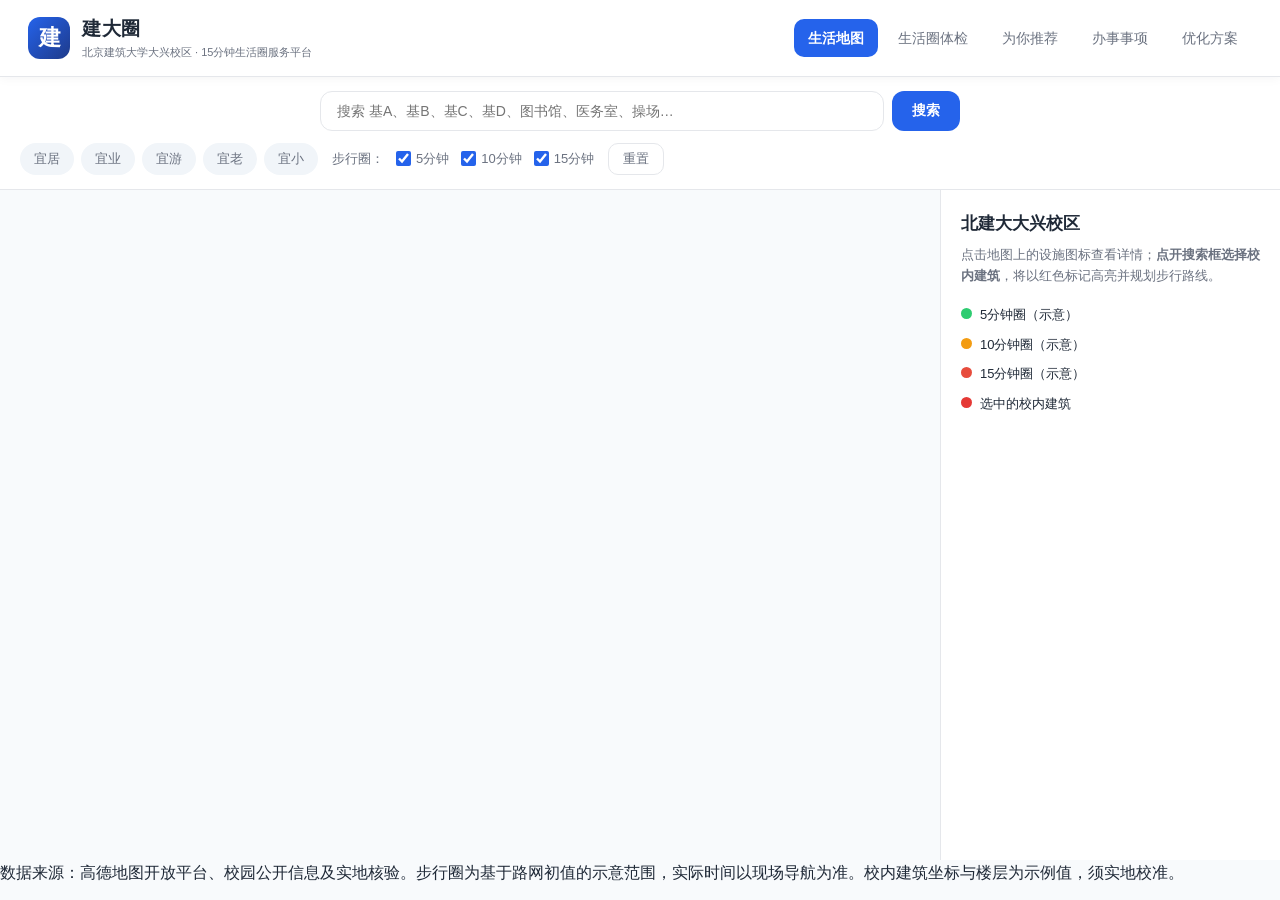
<file: index.html>
<!DOCTYPE html>
<html lang="zh-CN">
<head>
  <meta charset="UTF-8">
  <meta name="viewport" content="width=device-width, initial-scale=1.0">
  <title>建大圈｜北建大大兴校区15分钟生活圈服务平台</title>
  <meta name="description" content="北京建筑大学大兴校区15分钟校园生活圈服务平台，提供生活地图、生活圈体检、个性化推荐、办事导办和优化方案。">
  <link rel="stylesheet" href="assets/css/style.css">
  <!--
    ⚠ 注意：<head> 内不要放业务脚本。
    原版本在此加载了 config/map/main，会导致：
      1. DOM 尚未解析，getElementById("map") 为 null
      2. config.js 被加载两次，CONFIG 被覆盖
    所有脚本统一放在 </body> 前，且顺序严格如下。
  -->
</head>
<body>
  <header class="app-header">
    <div class="brand">
      <div class="logo">建</div>
      <div class="brand-text">
        <h1>建大圈</h1>
        <p>北京建筑大学大兴校区 · 15分钟生活圈服务平台</p>
      </div>
    </div>
    <nav class="main-nav">
      <a href="index.html" class="active">生活地图</a>
      <a href="circle.html">生活圈体检</a>
      <a href="recommend.html">为你推荐</a>
      <a href="services.html">办事事项</a>
      <a href="optimize.html">优化方案</a>
    </nav>
    <button class="menu-toggle" id="menuToggle" aria-label="菜单">☰</button>
  </header>

  <main class="home-main">
    <section class="toolbar">
      <!--
        ★ 搜索框：必须整段使用，不得只改 placeholder。
        5 个 id 是 campus-search.js 的 DOM 挂钩：
          searchDropdown / categoryView / subCategoryView / buildingView / keywordResults
        改名或删除任一，会导致"点搜索框无反应"（且不报错）。
      -->
      <div class="search-box">
        <input id="searchInput" type="search"
               placeholder="搜索 基A、基B、基C、基D、图书馆、医务室、操场…"
               autocomplete="off" spellcheck="false">
        <button id="searchBtn">搜索</button>

        <div id="searchDropdown" class="search-dropdown hidden">
          <div id="categoryView" class="dropdown-view active"></div>
          <div id="subCategoryView" class="dropdown-view"></div>
          <div id="buildingView" class="dropdown-view"></div>
          <div id="keywordResults" class="dropdown-view"></div>
        </div>
      </div>

      <div class="filter-row">
        <div class="category-filter" id="categoryFilter"></div>
        <div class="circle-control">
          <span class="control-label">步行圈：</span>
          <label><input type="checkbox" data-minutes="5" checked>5分钟</label>
          <label><input type="checkbox" data-minutes="10" checked>10分钟</label>
          <label><input type="checkbox" data-minutes="15" checked>15分钟</label>
        </div>
        <button id="resetBtn" class="ghost-btn">重置</button>
      </div>
    </section>

    <section class="map-area">
      <div id="map"></div>
      <aside class="detail-panel" id="detailPanel">
        <div class="empty-tip">
          <h2>北建大大兴校区</h2>
          <p>点击地图上的设施图标查看详情；<b>点开搜索框选择校内建筑</b>，将以红色标记高亮并规划步行路线。</p>
          <ul class="legend">
            <li><span class="dot" style="background:#2ecc71"></span>5分钟圈（示意）</li>
            <li><span class="dot" style="background:#f39c12"></span>10分钟圈（示意）</li>
            <li><span class="dot" style="background:#e74c3c"></span>15分钟圈（示意）</li>
            <li><span class="dot" style="background:#e53935;border-radius:50%"></span>选中的校内建筑</li>
          </ul>
        </div>
      </aside>
    </section>
  </main>

  <footer class="app-footer">
    <p>数据来源：高德地图开放平台、校园公开信息及实地核验。步行圈为基于路网初值的示意范围，实际时间以现场导航为准。校内建筑坐标与楼层为示例值，须实地校准。</p>
  </footer>

  <!--
    ★ 脚本加载顺序（不可调换）：
      1. config.js      定义 CONFIG、CATEGORIES，配置高德 Key
      2. loader.js      高德 JSAPI 加载器（必须走 AMapLoader，直引 maps?v= 会报 SECURITY_KEY_REQUIRED）
      3. map.js         初始化地图，对外暴露 initMap / drawWalkingCircles / highlightBuilding / planWalkRoute / focusOn
      4. campus-search.js  三级级联搜索、红色高亮、步行导航（依赖 window.map 与 window.AMap，须在 map.js 之后）
      5. poi.js         周边 POI 数据，导出 window.POI_DATA
      6. main.js        筛选状态、事件绑定、启动顺序控制
  -->
  <script src="assets/js/config.js"></script>
  <script src="https://webapi.amap.com/loader.js"></script>
  <script src="assets/js/map.js"></script>
  <script src="assets/js/campus-search.js"></script>
  <script src="assets/js/poi.js"></script>
  <script src="assets/js/main.js"></script>
</body>
</html>
</file>
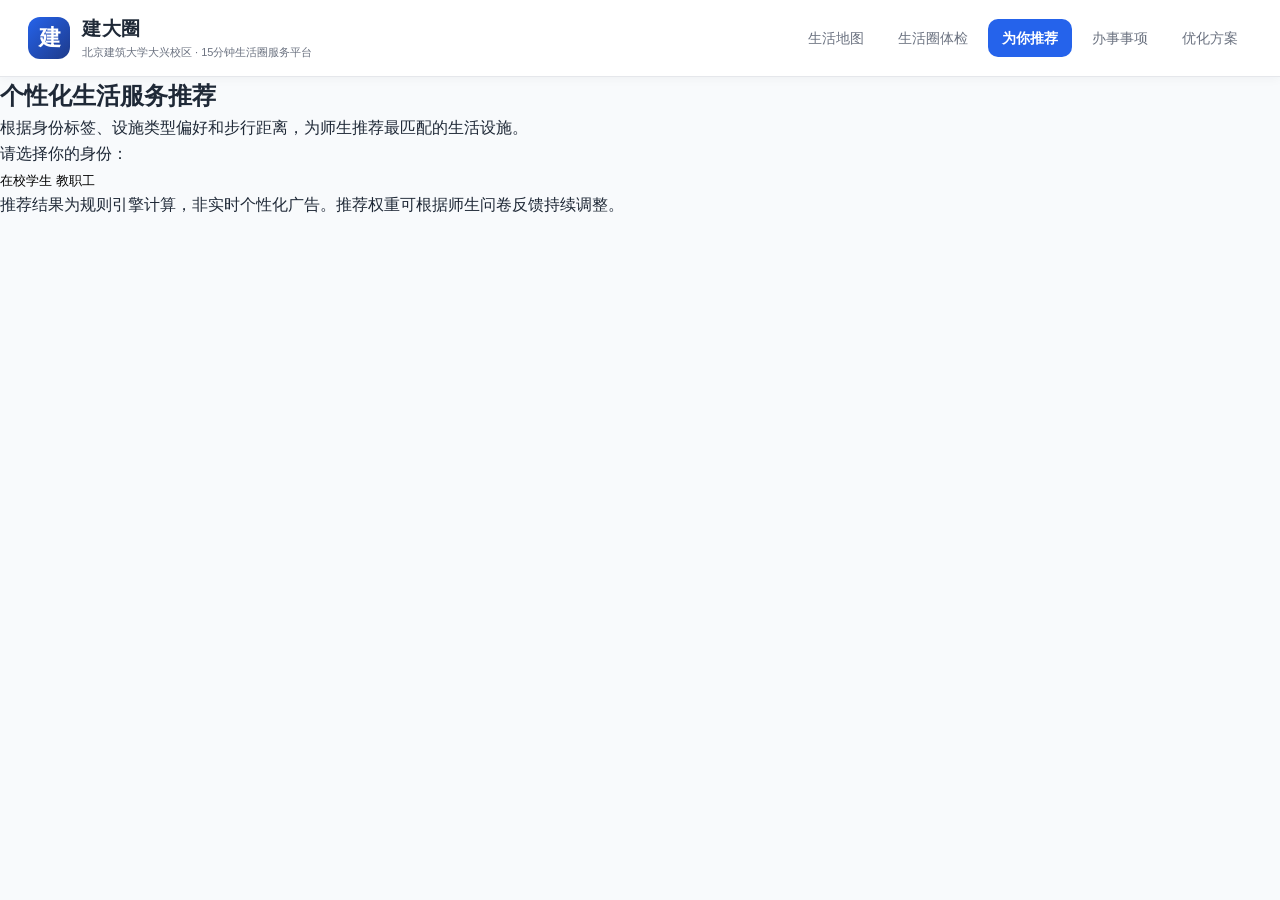
<file: recommend.html>
<!DOCTYPE html>
<html lang="zh-CN">
<head>
  <meta charset="UTF-8">
  <meta name="viewport" content="width=device-width, initial-scale=1.0">
  <title>为你推荐｜建大圈</title>
  <link rel="stylesheet" href="assets/css/style.css">
</head>
<body>
  <header class="app-header">
    <div class="brand">
      <div class="logo">建</div>
      <div class="brand-text">
        <h1>建大圈</h1>
        <p>北京建筑大学大兴校区 · 15分钟生活圈服务平台</p>
      </div>
    </div>
    <nav class="main-nav">
      <a href="index.html">生活地图</a>
      <a href="circle.html">生活圈体检</a>
      <a href="recommend.html" class="active">为你推荐</a>
      <a href="services.html">办事事项</a>
      <a href="optimize.html">优化方案</a>
    </nav>
    <button class="menu-toggle" id="menuToggle" aria-label="菜单">☰</button>
  </header>

  <main class="page-main">
    <section class="page-intro">
      <h2>个性化生活服务推荐</h2>
      <p>根据身份标签、设施类型偏好和步行距离，为师生推荐最匹配的生活设施。</p>
    </section>

    <section class="role-bar" id="roleBar">
      <p>请选择你的身份：</p>
      <button class="role-btn active" data-role="student">在校学生</button>
      <button class="role-btn" data-role="staff">教职工</button>
    </section>

    <section class="recommend-layout">
      <div class="rec-list" id="recList"></div>
      <div class="rec-map">
        <div id="recMap"></div>
      </div>
    </section>
  </main>

  <footer class="app-footer">
    <p>推荐结果为规则引擎计算，非实时个性化广告。推荐权重可根据师生问卷反馈持续调整。</p>
  </footer>

  <script src="assets/js/config.js"></script>
  <script src="assets/js/poi.js"></script>
  <script src="assets/js/recommend.js"></script>
  <script src="assets/js/recommend-page.js"></script>
</body>
</html>
</file>
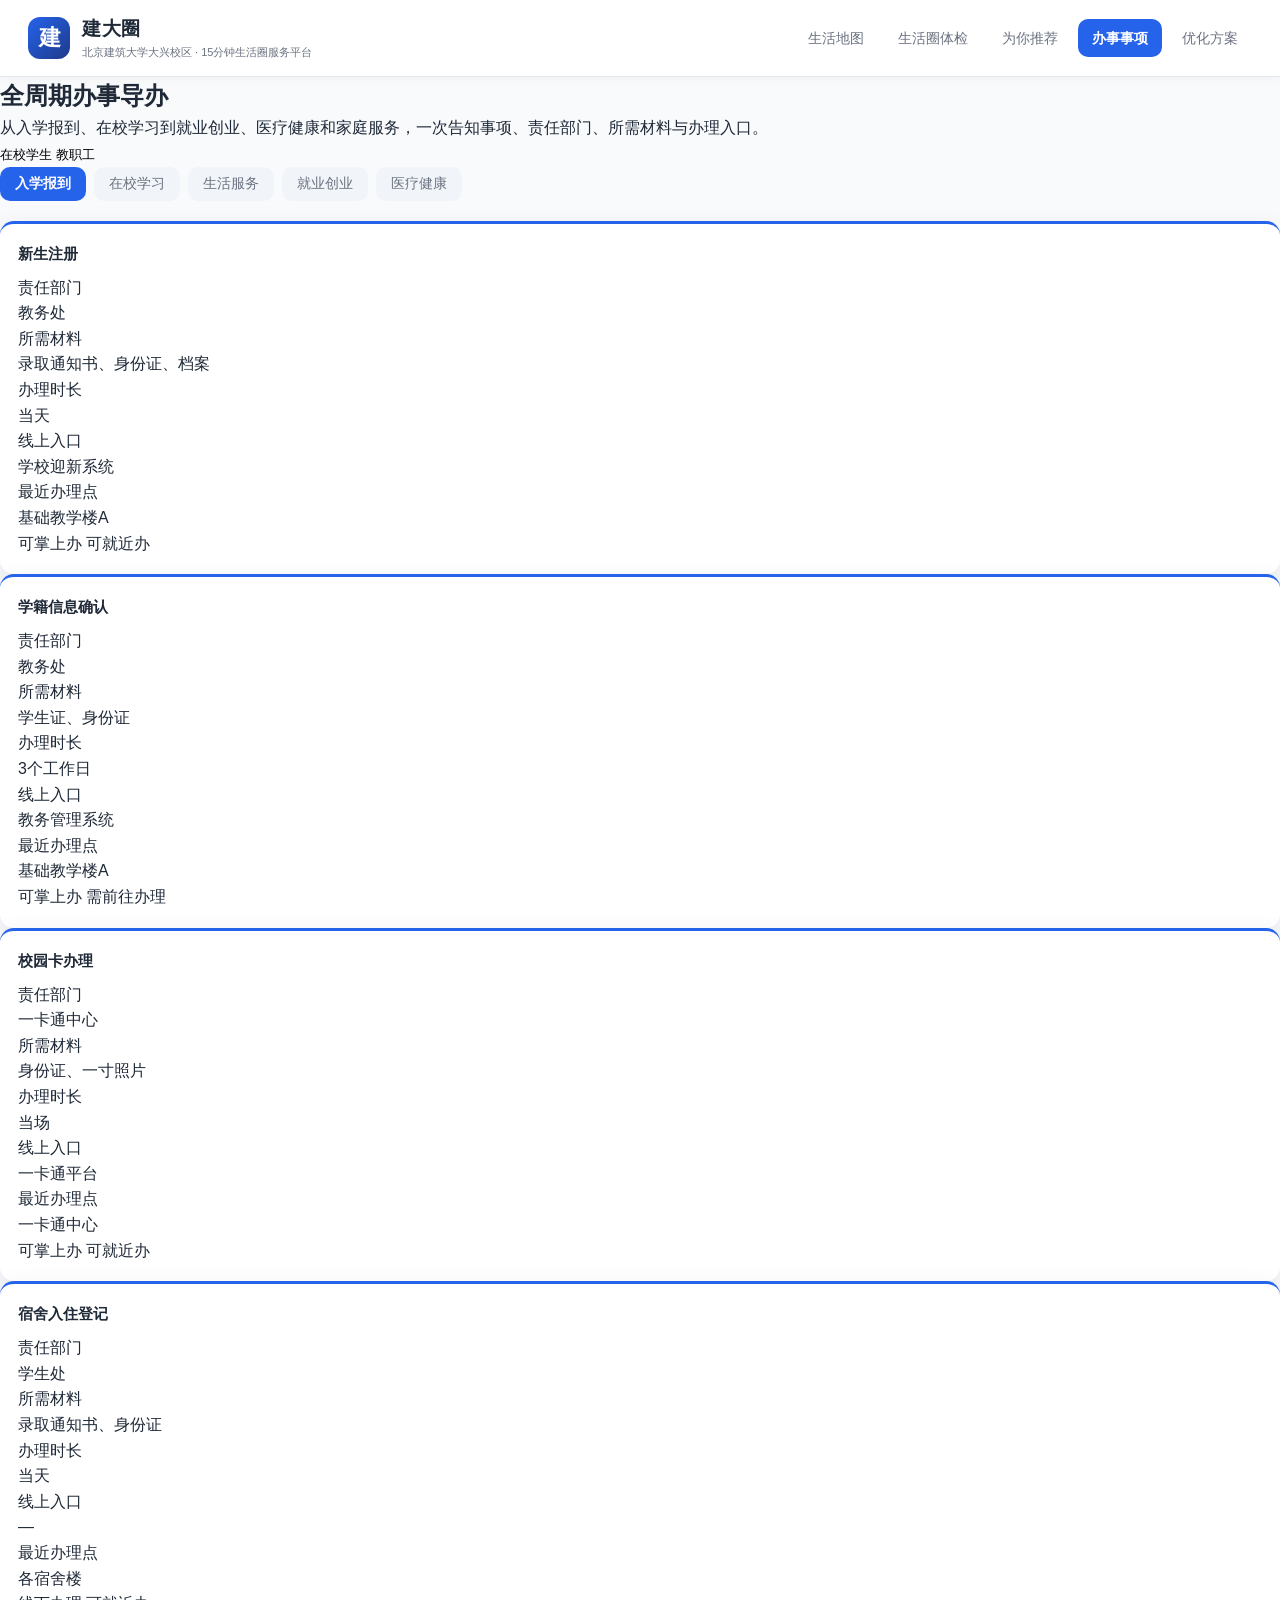
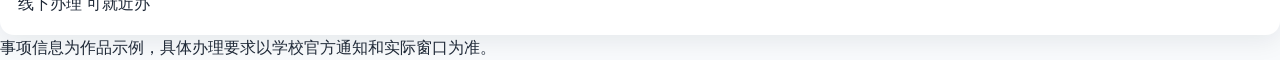
<file: services.html>
<!DOCTYPE html>
<html lang="zh-CN">
<head>
  <meta charset="UTF-8">
  <meta name="viewport" content="width=device-width, initial-scale=1.0">
  <title>办事事项｜建大圈</title>
  <link rel="stylesheet" href="assets/css/style.css">
</head>
<body>
  <header class="app-header">
    <div class="brand">
      <div class="logo">建</div>
      <div class="brand-text">
        <h1>建大圈</h1>
        <p>北京建筑大学大兴校区 · 15分钟生活圈服务平台</p>
      </div>
    </div>
    <nav class="main-nav">
      <a href="index.html">生活地图</a>
      <a href="circle.html">生活圈体检</a>
      <a href="recommend.html">为你推荐</a>
      <a href="services.html" class="active">办事事项</a>
      <a href="optimize.html">优化方案</a>
    </nav>
    <button class="menu-toggle" id="menuToggle" aria-label="菜单">☰</button>
  </header>

  <main class="page-main">
    <section class="page-intro">
      <h2>全周期办事导办</h2>
      <p>从入学报到、在校学习到就业创业、医疗健康和家庭服务，一次告知事项、责任部门、所需材料与办理入口。</p>
    </section>

    <section class="role-bar">
      <button class="role-btn active" data-role="student">在校学生</button>
      <button class="role-btn" data-role="staff">教职工</button>
    </section>

    <section class="service-tabs" id="serviceTabs"></section>
    <section class="service-list" id="serviceList"></section>
  </main>

  <footer class="app-footer">
    <p>事项信息为作品示例，具体办理要求以学校官方通知和实际窗口为准。</p>
  </footer>

  <script src="assets/js/config.js"></script>
  <script src="assets/js/services-data.js"></script>
  <script src="assets/js/services.js"></script>
</body>
</html>
</file>
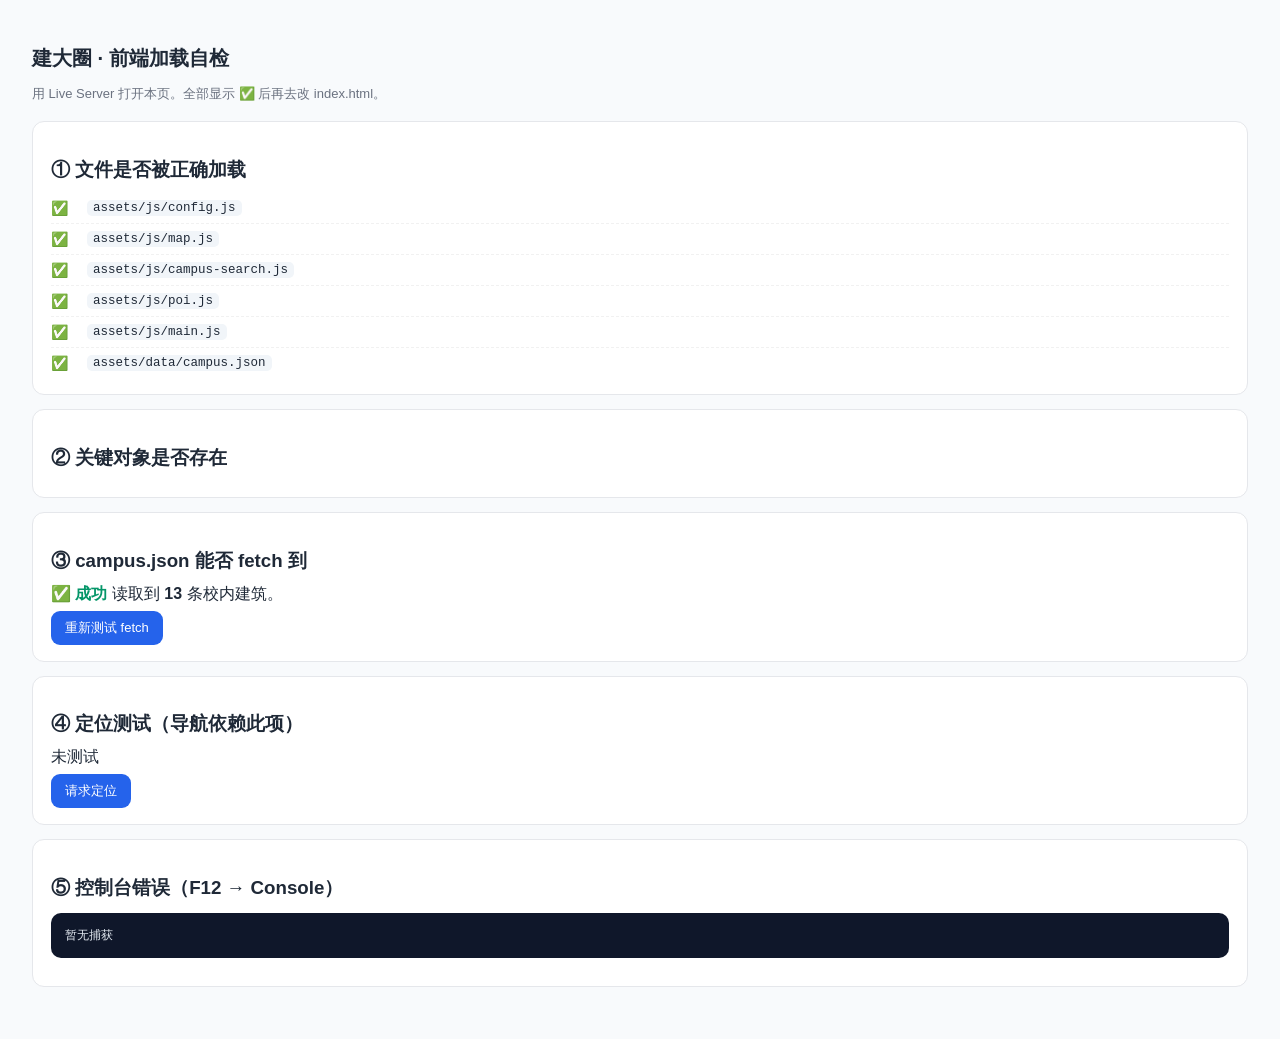
<file: test.html>
<!DOCTYPE html>
<html lang="zh-CN">
<head>
<meta charset="UTF-8">
<meta name="viewport" content="width=device-width,initial-scale=1">
<title>建大圈 · 前端自检页</title>
<style>
  body{font-family:-apple-system,"PingFang SC","Microsoft YaHei",sans-serif;padding:24px;background:#f8fafc;color:#1f2937}
  h1{font-size:20px;margin-bottom:6px}
  .tip{font-size:13px;color:#6b7280;margin-bottom:18px}
  .card{background:#fff;border:1px solid #e5e7eb;border-radius:12px;padding:16px 18px;margin-bottom:14px}
  .row{display:flex;align-items:center;gap:10px;padding:7px 0;font-size:14px;border-bottom:1px dashed #f1f1f1}
  .row:last-child{border-bottom:0}
  .ok{color:#059669;font-weight:700}
  .bad{color:#dc2626;font-weight:700}
  .warn{color:#d97706;font-weight:700}
  code{background:#f1f5f9;padding:1px 6px;border-radius:5px;font-size:12.5px}
  button{margin:6px 4px 0 0;padding:8px 14px;border-radius:9px;background:#2563eb;color:#fff;font-size:13px;border:0}
  button.ghost{background:#f1f5f9;color:#374151}
  pre{background:#0f172a;color:#e2e8f0;padding:14px;border-radius:10px;overflow:auto;font-size:12px;max-height:300px}
</style>
</head>
<body>
<h1>建大圈 · 前端加载自检</h1>
<p class="tip">用 Live Server 打开本页。全部显示 ✅ 后再去改 index.html。</p>

<div class="card">
  <h3 style="margin-bottom:10px">① 文件是否被正确加载</h3>
  <div id="fileCheck"></div>
</div>

<div class="card">
  <h3 style="margin-bottom:10px">② 关键对象是否存在</h3>
  <div id="objCheck"></div>
</div>

<div class="card">
  <h3 style="margin-bottom:10px">③  campus.json 能否 fetch 到</h3>
  <div id="jsonCheck">检测中…</div>
  <button onclick="tryFetch()">重新测试 fetch</button>
</div>

<div class="card">
  <h3 style="margin-bottom:10px">④ 定位测试（导航依赖此项）</h3>
  <div id="geoCheck">未测试</div>
  <button onclick="tryGeo()">请求定位</button>
</div>

<div class="card">
  <h3 style="margin-bottom:10px">⑤ 控制台错误（F12 → Console）</h3>
  <pre id="errBox">暂无捕获</pre>
</div>

<script>
// 捕获未处理错误
window.addEventListener("error", e => {
  document.getElementById("errBox").textContent =
    e.message + "\n  位置：" + (e.filename || "").split("/").pop() + ":" + e.lineno;
});
window.addEventListener("unhandledrejection", e => {
  document.getElementById("errBox").textContent = "Promise 异常：" + e.reason;
});

/* ========== ① 文件加载检查 ========== */
const files = [
  "assets/js/config.js",
  "assets/js/map.js",
  "assets/js/campus-search.js",
  "assets/js/poi.js",
  "assets/js/main.js",
  "assets/data/campus.json"
];

(async () => {
  const box = document.getElementById("fileCheck");
  let html = "";
  for (const f of files) {
    try {
      const res = await fetch(f, { method: "HEAD", cache: "no-store" });
      const status = res.ok ? "✅" : "❌ " + res.status;
      html += `<div class="row"><span style="width:26px">${status}</span><code>${f}</code></div>`;
    } catch (err) {
      html += `<div class="row"><span class="bad">❌ 跨域/路径错</span><code>${f}</code></div>`;
    }
  }
  box.innerHTML = html;
})();

/* ========== ② 对象检查 ========== */
setTimeout(() => {
  const checks = [
    ["CONFIG.amapKey",            () => !!CONFIG && !!CONFIG.amapKey && CONFIG.amapKey.length > 10],
    ["CONFIG.campus",             () => !!CONFIG && !!CONFIG.campus],
    ["window.AMapLoader",         () => typeof window.AMapLoader === "function"],
    ["window.AMap（地图API）",     () => typeof window.AMap === "function" || typeof window.AMap === "object" && !!window.AMap.Map],
    ["window.map",                () => !!window.map && typeof window.map.setZoom === "function"],
    ["window.POI_DATA",           () => Array.isArray(window.POI_DATA)],
    ["CAMPUS_DATA",               () => Array.isArray(window.CAMPUS_DATA) && window.CAMPUS_DATA.length > 0],
    ["CampusSearch.init",         () => window.CampusSearch && typeof window.CampusSearch.init === "function"],
    ["CampusSearch._search",      () => window.CampusSearch && typeof window.CampusSearch._search === "function"],
    ["initMap 返回 Promise",      () => typeof initMap === "function" && initMap().then ? true : false],
    ["drawWalkingCircles",        () => typeof drawWalkingCircles === "function"],
    ["renderMarkers",             () => typeof renderMarkers === "function"],
    ["state（筛选状态）",          () => typeof state === "object" && Array.isArray(state.minutes)]
  ];

  let html = "";
  for (const [name, fn] of checks) {
    let ok = false;
    try { ok = fn(); } catch (e) { ok = false; }
    const cls = ok ? "ok" : "bad";
    const txt = ok ? "✅ 存在" : "❌ 缺失或未执行";
    html += `<div class="row"><span class="${cls}">${txt}</span><span>${name}</span></div>`;
  }
  document.getElementById("objCheck").innerHTML = html;
}, 1500);

/* ========== ③ fetch 测试 ========== */
async function tryFetch() {
  const box = document.getElementById("jsonCheck");
  box.textContent = "请求中…";
  try {
    const res = await fetch("assets/data/campus.json", { cache: "no-store" });
    if (!res.ok) throw new Error("HTTP " + res.status);
    const data = await res.json();
    box.innerHTML = `<span class="ok">✅ 成功</span> 读取到 <b>${data.length}</b> 条校内建筑。`;
  } catch (err) {
    box.innerHTML = `<span class="bad">❌ 失败</span> ${err.message}<br>
      <span style="font-size:12px;color:#6b7280">
      → 若提示 Failed to fetch / CORS：说明仍在 <code>file://</code> 打开，请用 VS Code Live Server。<br>
      → 若提示 404：路径应为 <code>assets/data/campus.json</code>。
      </span>`;
  }
}
tryFetch();

/* ========== ④ 定位测试 ========== */
function tryGeo() {
  const box = document.getElementById("geoCheck");
  if (!("geolocation" in navigator)) {
    box.innerHTML = `<span class="warn">⚠️ 当前环境不支持 geolocation</span>`;
    return;
  }
  box.textContent = "请求中，请允许浏览器定位…";
  navigator.geolocation.getCurrentPosition(
    p => {
      box.innerHTML = `<span class="ok">✅ 定位成功</span> 纬度 ${p.coords.latitude.toFixed(5)}，经度 ${p.coords.longitude.toFixed(5)}，精度 ${Math.round(p.coords.accuracy)} 米`;
    },
    e => {
      const map = {
        1: "用户拒绝了定位权限（页面将以校园中心为虚拟起点）",
        2: "设备无法获取位置（无GPS/无网络定位）",
        3: "定位超时（建议用 https 或 localhost 重试）",
        4: "其他原因"
      };
      box.innerHTML = `<span class="warn">⚠️ ${map[e.code] || e.message}</span>
        <br><span style="font-size:12px;color:#6b7280">不影响页面运行，但“步行导航”将显示示例距离。</span>`;
    },
    { enableHighAccuracy: true, timeout: 10000, maximumAge: 60000 }
  );
}
</script>
</body>
</html>
</file>
<file: assets/css/style.css>
/*
 * ============================================================================
 * style.css —— 建大圈 15分钟生活圈服务平台 样式表
 *
 * 【本次新增章节】
 *   §9  校内建筑搜索下拉面板
 *   §10 红色高亮标记
 *
 * 插入位置：本文件【末尾】。
 * 插入方式：直接追加，不要插入到其它规则中间，避免被后续规则覆盖。
 *
 * 若已有同名选择器（如 .search-box），按以下规则合并，而非重复定义：
 *   - 布局类（position/width/height/flex）     → 保留原有，补新增
 *   - 颜色类（color/background/border-color）  → 以新值为准
 *   - z-index                                   → 取较大值
 * ============================================================================
 */

/* ================= §1 基础与变量 ================= */

:root{
  --primary:#2563eb;
  --primary-dark:#1e40af;
  --green:#2ecc71;
  --orange:#f39c12;
  --red:#e74c3c;
  --ink:#1f2937;
  --gray:#6b7280;
  --line:#e5e7eb;
  --bg:#f8fafc;
  --card:#ffffff;
  --shadow:0 6px 24px rgba(15,23,42,.08);
  --radius:14px;
}

*{box-sizing:border-box;margin:0;padding:0}
html,body{height:100%}
body{
  font-family:-apple-system,BlinkMacSystemFont,"Segoe UI","PingFang SC","Microsoft YaHei",sans-serif;
  background:var(--bg);color:var(--ink);line-height:1.6;
  -webkit-font-smoothing:antialiased;
}

a{color:inherit;text-decoration:none}
button{font-family:inherit;cursor:pointer;border:none;background:none}
ul{list-style:none}

/* ================= §2 布局 ================= */

.app-header{
  display:flex;align-items:center;justify-content:space-between;
  padding:14px 28px;background:var(--card);
  border-bottom:1px solid var(--line);
  position:sticky;top:0;z-index:100;
  box-shadow:0 2px 10px rgba(15,23,42,.04);
}

.brand{display:flex;align-items:center;gap:12px}
.logo{
  width:42px;height:42px;border-radius:12px;
  background:linear-gradient(135deg,#2563eb,#1e3a8a);
  color:#fff;display:flex;align-items:center;justify-content:center;
  font-size:22px;font-weight:800;letter-spacing:-1px;
}
.brand-text h1{font-size:19px;letter-spacing:.5px}
.brand-text p{font-size:11px;color:var(--gray)}

.main-nav{display:flex;gap:6px}
.main-nav a{
  padding:8px 14px;border-radius:10px;font-size:14px;color:var(--gray);
  transition:.18s;white-space:nowrap;
}
.main-nav a:hover{background:#f1f5f9;color:var(--primary)}
.main-nav a.active{background:var(--primary);color:#fff;font-weight:600}

.menu-toggle{display:none;font-size:24px;color:var(--gray)}

.home-main{display:flex;flex-direction:column;height:calc(100vh - 65px - 52px)}

/* ================= §3 工具栏 ================= */

.toolbar{
  padding:14px 20px;background:var(--card);
  border-bottom:1px solid var(--line);
  display:flex;flex-direction:column;gap:12px;
}

.search-box{
  display:flex;gap:8px;max-width:640px;width:100%;margin:0 auto;
  position:relative;   /* ★ 新增：作为下拉面板的定位基准 */
}

.search-box input{
  flex:1;padding:11px 16px;border:1.5px solid var(--line);
  border-radius:12px;font-size:14px;outline:none;
  transition:border-color .18s,box-shadow .18s;
}
.search-box input:focus{
  border-color:var(--primary);
  box-shadow:0 0 0 3px rgba(37,99,235,.14);
}
.search-box button{
  padding:0 20px;border-radius:12px;background:var(--primary);
  color:#fff;font-weight:600;font-size:14px;
  transition:background .18s;
}
.search-box button:hover{background:var(--primary-dark)}

/* §9 下拉面板：z-index 1000，压过地图控件与 POI 标记 */
.search-dropdown{
  position:absolute;top:100%;left:0;right:0;z-index:1000;
  background:#fff;border:1px solid var(--line);border-radius:12px;
  box-shadow:0 14px 40px rgba(15,23,42,.18);
  margin-top:8px;max-height:440px;overflow-y:auto;
  animation:dropIn .16s ease-out;
}
.search-dropdown.hidden{display:none}

@keyframes dropIn{
  from{opacity:0;transform:translateY(-8px)}
  to{opacity:1;transform:translateY(0)}
}

.dropdown-view{display:none;padding:12px}
.dropdown-view.active{display:block}

/* 分类宫格：4列，末行左对齐 */
.cat-grid{display:grid;grid-template-columns:repeat(4,1fr);gap:10px}
.cat-card{
  display:flex;flex-direction:column;align-items:center;gap:7px;
  padding:15px 6px;border-radius:11px;cursor:pointer;
  border:1px solid transparent;transition:all .16s;
}
.cat-card:hover{background:#f0f7ff;border-color:#c7ddf5;transform:translateY(-1px)}
.cat-card .ico{font-size:27px;line-height:1}
.cat-card .nm{font-size:13px;color:var(--ink);font-weight:500}
.cat-card .cnt{
  font-size:11px;color:#9ca3af;
  background:#f3f4f6;padding:1px 8px;border-radius:20px;
}

/* 子类与建筑列表 */
.sub-list,.building-list{display:flex;flex-direction:column;gap:5px}
.sub-item,.building-item{
  display:flex;align-items:center;justify-content:space-between;
  padding:11px 13px;border-radius:9px;cursor:pointer;
  transition:background .14s;
}
.sub-item:hover,.building-item:hover{background:#f3f4f6}
.sub-item{font-size:14px;color:var(--ink)}
.sub-item .badge{
  font-size:11px;background:#eef2ff;color:#4f46e5;
  padding:2px 9px;border-radius:20px;font-weight:600;
}
.building-item .nm{font-size:14px;font-weight:500}
.building-item .meta{font-size:12px;color:var(--gray);margin-top:2px}
.building-item .go{color:var(--primary);font-size:13px;font-weight:600}

/* 返回头：data-back 属性由 JS 读取，决定回退到哪一级 */
.dropdown-header{
  display:flex;align-items:center;gap:9px;
  padding:10px 13px;border-bottom:1px solid #f1f1f1;
  font-size:13px;color:#4f46e5;cursor:pointer;font-weight:600;
}
.dropdown-header .back{font-weight:800;font-size:17px;line-height:1}
.dropdown-header:hover{background:#fafbff}

.empty-hint{padding:26px;text-align:center;color:#9ca3af;font-size:13px}

.filter-row{
  display:flex;align-items:center;gap:14px;flex-wrap:wrap;
}

.category-filter{display:flex;gap:7px;flex-wrap:wrap}
.cat-btn{
  padding:6px 13px;border-radius:20px;font-size:13px;
  background:#f1f5f9;color:var(--gray);transition:all .16s;
  border:1px solid transparent;
}
.cat-btn:hover{background:#e2e8f0}
.cat-btn.active{
  background:#eff6ff;color:var(--primary);
  border-color:#bfdbfe;font-weight:600;
}

.circle-control{display:flex;align-items:center;gap:12px;font-size:13px;color:var(--gray)}
.circle-control label{display:flex;align-items:center;gap:5px;cursor:pointer;user-select:none}
.circle-control input{accent-color:var(--primary);width:15px;height:15px}

.ghost-btn{
  padding:6px 14px;border-radius:10px;border:1px solid var(--line);
  font-size:13px;color:var(--gray);transition:all .16s;
}
.ghost-btn:hover{border-color:var(--primary);color:var(--primary)}

/* ================= §4 地图区 ================= */

.map-area{
  flex:1;display:flex;min-height:0;
}
#map{
  flex:1;height:100%;
  /* 防止 flex 子项被内容撑高导致地图高度为 0 */
  min-height:420px;
}
/* 高德地图容器必须显式高度，仅写 height:100% 而父级无高度时会坍缩为一条线 */
.amap-maps{height:100% !important}

/* §10 红色高亮标记：z-index 999，压过 POI 蓝标 */
.campus-marker-red{font-size:13px;font-weight:700;color:#e53935;z-index:999 !important}
.campus-marker-red b{
  background:#fff;padding:1px 7px;border-radius:6px;
  box-shadow:0 2px 8px rgba(229,57,53,.3);
  border:1px solid #fecaca;
}

.detail-panel{
  width:340px;flex-shrink:0;overflow-y:auto;
  background:var(--card);border-left:1px solid var(--line);
  padding:20px;
}
.empty-tip h2{font-size:17px;margin-bottom:8px}
.empty-tip p{font-size:13px;color:var(--gray)}
.legend{margin-top:18px;display:flex;flex-direction:column;gap:9px;font-size:13px}
.legend .dot{display:inline-block;width:11px;height:11px;border-radius:50%;margin-right:8px}

.poi-detail h2{font-size:18px;margin-bottom:10px}
.poi-detail .tag{
  display:inline-block;padding:2px 9px;border-radius:6px;
  background:#eff6ff;color:#1d4ed8;font-size:12px;margin:0 4px 8px 0;
}
.poi-detail p{font-size:13.5px;margin:7px 0;color:#374151}
.poi-detail button{
  margin-top:14px;width:100%;padding:10px;border-radius:10px;
  background:var(--primary);color:#fff;font-weight:600;font-size:14px;
}
.poi-detail button:hover{background:var(--primary-dark)}

/* ================= §5 通用卡片 ================= */

.page-wrap{max-width:1180px;margin:0 auto;padding:26px 20px 60px}
.page-title{font-size:25px;margin-bottom:6px}
.page-sub{color:var(--gray);font-size:14px;margin-bottom:22px}

.kpi-row{display:grid;grid-template-columns:repeat(4,1fr);gap:16px;margin-bottom:22px}
.kpi{
  background:var(--card);border-radius:var(--radius);
  padding:18px 20px;box-shadow:var(--shadow);
  border-left:4px solid var(--primary);
}
.kpi .num{font-size:29px;font-weight:800;line-height:1.1}
.kpi .lbl{font-size:13px;color:var(--gray);margin-top:5px}

.card-grid{display:grid;grid-template-columns:repeat(2,1fr);gap:18px}
.card{
  background:var(--card);border-radius:var(--radius);
  padding:20px;box-shadow:var(--shadow);
}
.card h3{font-size:16px;margin-bottom:12px}
.card.full{grid-column:1 / -1}

.chart{width:100%;height:300px}

.gap-list{display:flex;flex-direction:column;gap:11px}
.gap-item{
  display:flex;align-items:center;gap:12px;padding:11px 13px;
  border-radius:10px;background:#f8fafc;border:1px solid var(--line);
}
.gap-item .rank{
  width:26px;height:26px;border-radius:8px;flex-shrink:0;
  background:#fee2e2;color:#b91c1c;
  display:flex;align-items:center;justify-content:center;
  font-weight:800;font-size:13px;
}
.gap-item .info{flex:1;min-width:0}
.gap-item .info b{font-size:14px;display:block}
.gap-item .info span{font-size:12px;color:var(--gray)}
.gap-item .fix{
  font-size:12px;padding:5px 11px;border-radius:8px;
  background:#eff6ff;color:#1d4ed8;font-weight:600;white-space:nowrap;
}

/* ================= §6 推荐页 ================= */

.identity-switch{
  display:flex;gap:10px;justify-content:center;margin-bottom:22px;
}
.identity-switch button{
  padding:11px 26px;border-radius:12px;font-size:15px;font-weight:600;
  background:#f1f5f9;color:var(--gray);transition:all .18s;
}
.identity-switch button.active{background:var(--primary);color:#fff;box-shadow:0 6px 18px rgba(37,99,235,.28)}

.rec-layout{display:grid;grid-template-columns:400px 1fr;gap:18px;height:calc(100vh - 200px);min-height:500px}
.rec-list{overflow-y:auto;display:flex;flex-direction:column;gap:12px}
.rec-card{
  background:var(--card);border-radius:var(--radius);padding:15px 17px;
  box-shadow:var(--shadow);cursor:pointer;transition:all .16s;
  border:1.5px solid transparent;
}
.rec-card:hover{transform:translateY(-2px);border-color:#bfdbfe}
.rec-card.active{border-color:var(--primary);box-shadow:0 8px 26px rgba(37,99,235,.18)}
.rec-card .top{display:flex;justify-content:space-between;align-items:baseline;gap:8px}
.rec-card .top b{font-size:15px}
.rec-card .top .score{
  font-size:12px;font-weight:700;color:#fff;background:#10b981;
  padding:2px 8px;border-radius:20px;flex-shrink:0;
}
.rec-card .meta{font-size:12.5px;color:var(--gray);margin-top:7px}
.rec-card .reason{font-size:12.5px;color:#1d4ed8;margin-top:8px;background:#eff6ff;padding:6px 9px;border-radius:7px}

/* ================= §7 事项库 ================= */

.service-tabs{display:flex;gap:8px;flex-wrap:wrap;margin-bottom:20px}
.service-tabs button{
  padding:8px 15px;border-radius:10px;font-size:13.5px;
  background:#f1f5f9;color:var(--gray);transition:all .16s;
}
.service-tabs button.active{background:var(--primary);color:#fff;font-weight:600}

.service-grid{display:grid;grid-template-columns:repeat(2,1fr);gap:16px}
.service-card{
  background:var(--card);border-radius:var(--radius);padding:18px;
  box-shadow:var(--shadow);border-top:3px solid var(--primary);
}
.service-card h4{font-size:15px;margin-bottom:9px}
.service-card .row{font-size:13px;color:#4b5563;margin:6px 0;display:flex;gap:7px}
.service-card .row b{color:var(--ink);flex-shrink:0;width:62px}
.chips{display:flex;gap:6px;flex-wrap:wrap;margin-top:11px}
.chip{
  font-size:11.5px;padding:3px 9px;border-radius:20px;
  background:#ecfdf5;color:#047857;border:1px solid #a7f3d0;
}
.chip.blue{background:#eff6ff;color:#1d4ed8;border-color:#bfdbfe}
.chip.orange{background:#fff7ed;color:#c2410c;border-color:#fed7aa}

/* ================= §8 响应式 ================= */

@media (max-width:900px){
  .main-nav{
    position:fixed;inset:0;top:65px;flex-direction:column;
    background:#fff;padding:20px;transform:translateX(-100%);
    transition:transform .24s;z-index:99;
  }
  .main-nav.open{transform:translateX(0)}
  .menu-toggle{display:block}
  .detail-panel{display:none}
  .home-main{height:calc(100vh - 65px)}
  .cat-grid{grid-template-columns:repeat(3,1fr)}
  .card-grid,.service-grid{grid-template-columns:1fr}
  .kpi-row{grid-template-columns:repeat(2,1fr)}
  .rec-layout{grid-template-columns:1fr;height:auto}
}/* =========================================================
   §9  校内建筑搜索下拉面板
   追加到 style.css 末尾。不要插入到文件中部，
   否则可能被后续同权重规则覆盖（CSS 层叠：后定义者优先）。
   ========================================================= */

/* 定位基准：必须 relative，否则下拉会相对 body 漂到页面左上角 */
.search-box { position: relative; }

.search-dropdown {
  position: absolute;
  top: 100%;
  left: 0;
  right: 0;
  z-index: 1000;
  background: #fff;
  border: 1px solid #e5e7eb;
  border-radius: 12px;
  box-shadow: 0 12px 32px rgba(15, 23, 42, .16);
  margin-top: 6px;
  max-height: 440px;
  overflow-y: auto;
  -webkit-overflow-scrolling: touch;
}
.search-dropdown.hidden { display: none; }
.dropdown-view { display: none; padding: 12px; }
.dropdown-view.active { display: block; }

/* 分类宫格：7 类，4 列自适应 */
.cat-grid {
  display: grid;
  grid-template-columns: repeat(4, 1fr);
  gap: 10px;
}
.cat-card {
  display: flex;
  flex-direction: column;
  align-items: center;
  gap: 6px;
  padding: 14px 6px;
  border-radius: 10px;
  cursor: pointer;
  border: 1px solid transparent;
  transition: background .15s, border-color .15s, transform .15s;
  user-select: none;
}
.cat-card:hover {
  background: #f0f7ff;
  border-color: #c7ddf5;
  transform: translateY(-1px);
}
.cat-card:active { transform: translateY(0); }
.cat-card .ico { font-size: 26px; line-height: 1; }
.cat-card .nm { font-size: 13px; color: #1f2937; font-weight: 500; }
.cat-card .cnt { font-size: 11px; color: #9ca3af; }

/* 二级：子类 */
.sub-list, .building-list { display: flex; flex-direction: column; gap: 6px; }
.sub-item, .building-item {
  display: flex;
  align-items: center;
  justify-content: space-between;
  padding: 11px 12px;
  border-radius: 8px;
  cursor: pointer;
  transition: background .12s;
}
.sub-item:hover, .building-item:hover { background: #f3f4f6; }
.sub-item .badge {
  font-size: 11px;
  background: #eef2ff;
  color: #4f46e5;
  padding: 2px 9px;
  border-radius: 20px;
  font-weight: 600;
}
.building-item .nm { font-size: 14px; color: #111827; font-weight: 500; }
.building-item .meta { font-size: 12px; color: #6b7280; margin-top: 2px; }
.building-item .go { color: #2563eb; font-size: 13px; font-weight: 600; }

/* 返回头 */
.dropdown-header {
  display: flex;
  align-items: center;
  gap: 8px;
  padding: 10px 12px;
  border-bottom: 1px solid #f1f1f1;
  font-size: 13px;
  color: #4f46e5;
  cursor: pointer;
  font-weight: 500;
}
.dropdown-header .back {
  font-weight: 700;
  font-size: 18px;
  width: 22px;
  height: 22px;
  line-height: 22px;
  text-align: center;
  border-radius: 6px;
  background: #eef2ff;
}
.dropdown-header:hover { background: #f8fafc; }
.empty-hint {
  padding: 26px 16px;
  text-align: center;
  color: #9ca3af;
  font-size: 13px;
  line-height: 1.9;
}

/* 校内建筑详情面板 */
.campus-detail .detail-head {
  display: flex;
  align-items: center;
  gap: 8px;
}
.campus-detail .red-dot {
  width: 10px;
  height: 10px;
  border-radius: 50%;
  background: #e53935;
  box-shadow: 0 0 0 4px rgba(229, 57, 53, .18);
}
.campus-detail .detail-actions {
  display: flex;
  gap: 8px;
  margin-top: 12px;
}
.campus-detail .detail-actions button {
  flex: 1;
}

/* =========================================================
   §10  红色高亮标记（压过 POI 默认蓝标）
   z-index 必须高于地图标注层，否则会被底图覆盖。
   ========================================================= */
.campus-marker-red { z-index: 999 !important; }
.amap-marker-label {
  font-family: -apple-system, "PingFang SC", "Microsoft YaHei", sans-serif;
}

/* 保证地图容器有高度：flex:1 若无明确高度会坍缩成一条线 */
#map {
  flex: 1;
  height: 100%;
  min-height: 420px;
}
.amap-maps { height: 100% !important; }
</file>
